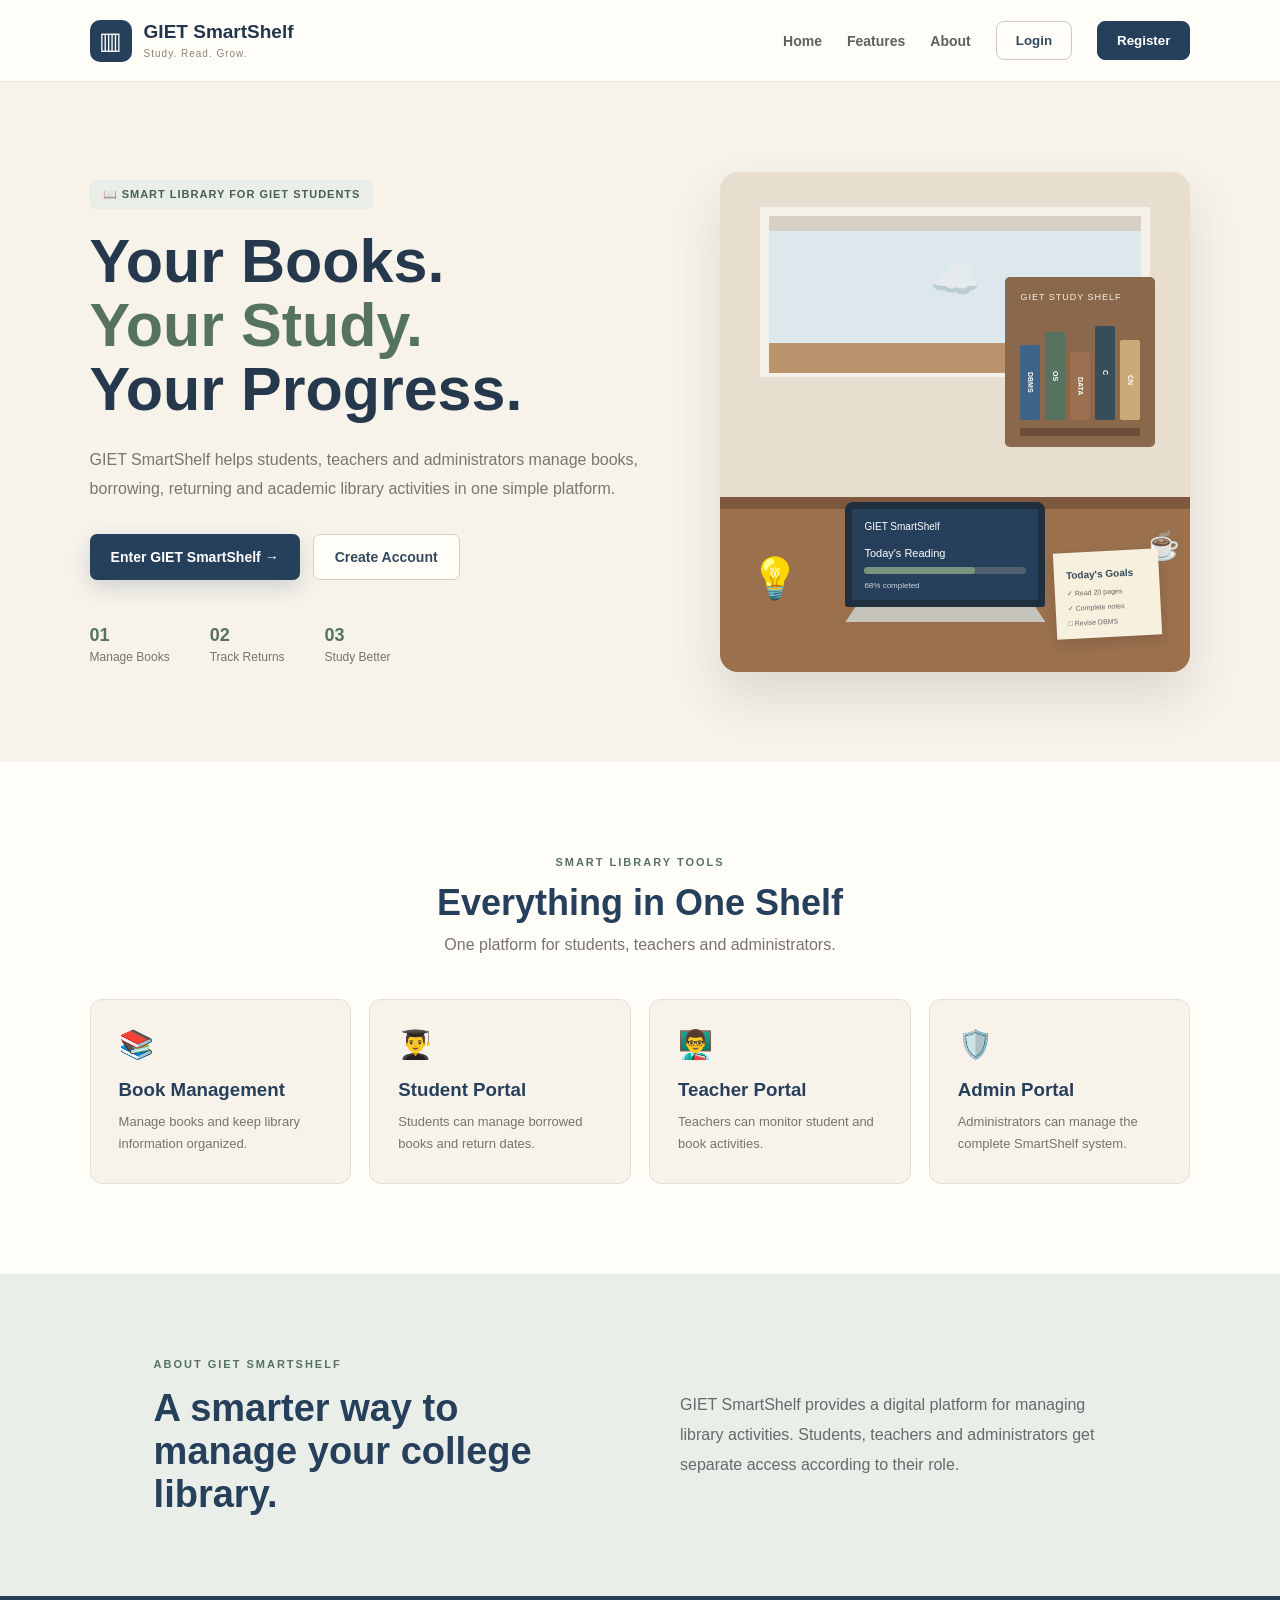
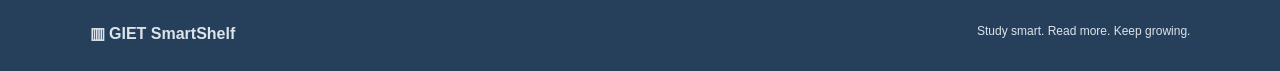
<file: index.html>
<!DOCTYPE html>
<html lang="en">

<head>
    <meta charset="UTF-8">
    <meta name="viewport" content="width=device-width, initial-scale=1.0">

    <title>GIET SmartShelf</title>

    <link rel="stylesheet" href="style.css">
</head>

<body>

<!-- =====================================================
     NAVBAR
===================================================== -->

<header class="navbar">

    <div class="logo">

        <div class="logo-icon">
            ▥
        </div>

        <div>
            <h2>GIET SmartShelf</h2>
            <span>Study. Read. Grow.</span>
        </div>

    </div>


    <nav>

        <a href="#home">Home</a>

        <a href="#features">Features</a>

        <a href="#about">About</a>

        <button
            class="login-nav"
            onclick="openLogin()">

            Login

        </button>

        <button
            class="register-nav"
            onclick="openRegister()">

            Register

        </button>

    </nav>

</header>



<!-- =====================================================
     HERO
===================================================== -->

<section class="hero" id="home">

    <div class="hero-content">

        <div class="badge">
            📖 SMART LIBRARY FOR GIET STUDENTS
        </div>


        <h1>
            Your Books.<br>
            <span>Your Study.</span><br>
            Your Progress.
        </h1>


        <p>
            GIET SmartShelf helps students, teachers and
            administrators manage books, borrowing,
            returning and academic library activities
            in one simple platform.
        </p>


        <div class="hero-buttons">

            <button
                class="primary-btn"
                onclick="openLogin()">

                Enter GIET SmartShelf →

            </button>


            <button
                class="secondary-btn"
                onclick="openRegister()">

                Create Account

            </button>

        </div>


        <div class="quick-info">

            <div>
                <strong>01</strong>
                <span>Manage Books</span>
            </div>

            <div>
                <strong>02</strong>
                <span>Track Returns</span>
            </div>

            <div>
                <strong>03</strong>
                <span>Study Better</span>
            </div>

        </div>

    </div>



    <!-- =================================================
         STUDY VISUAL
    ================================================= -->

    <div class="study-area">

        <div class="window">

            <div class="window-top"></div>

            <div class="sky">
                ☁️
            </div>

            <div class="window-table"></div>

        </div>



        <!-- BOOK SHELF -->

        <div class="shelf">

            <div class="shelf-title">
                GIET STUDY SHELF
            </div>


            <div class="books">

                <div class="book blue">
                    <small>DBMS</small>
                </div>

                <div class="book green">
                    <small>OS</small>
                </div>

                <div class="book brown">
                    <small>DATA</small>
                </div>

                <div class="book dark">
                    <small>C</small>
                </div>

                <div class="book cream">
                    <small>CN</small>
                </div>

            </div>


            <div class="shelf-line"></div>

        </div>



        <!-- DESK -->

        <div class="desk">

            <div class="lamp">
                💡
            </div>


            <div class="laptop">

                <div class="screen">

                    <div class="screen-header">
                        GIET SmartShelf
                    </div>

                    <div class="progress-title">
                        Today's Reading
                    </div>

                    <div class="progress">

                        <div></div>

                    </div>

                    <small>
                        68% completed
                    </small>

                </div>


                <div class="keyboard"></div>

            </div>


            <div class="coffee">
                ☕
            </div>


            <div class="notebook">

                <span>
                    Today's Goals
                </span>

                <p>
                    ✓ Read 20 pages
                </p>

                <p>
                    ✓ Complete notes
                </p>

                <p>
                    □ Revise DBMS
                </p>

            </div>

        </div>

    </div>

</section>



<!-- =====================================================
     FEATURES
===================================================== -->

<section
    class="features"
    id="features">

    <div class="section-heading">

        <span>
            SMART LIBRARY TOOLS
        </span>

        <h2>
            Everything in One Shelf
        </h2>

        <p>
            One platform for students, teachers and administrators.
        </p>

    </div>


    <div class="feature-grid">


        <div class="feature-card">

            <div class="feature-icon">
                📚
            </div>

            <h3>
                Book Management
            </h3>

            <p>
                Manage books and keep library information
                organized.
            </p>

        </div>


        <div class="feature-card">

            <div class="feature-icon">
                👨‍🎓
            </div>

            <h3>
                Student Portal
            </h3>

            <p>
                Students can manage borrowed books
                and return dates.
            </p>

        </div>


        <div class="feature-card">

            <div class="feature-icon">
                👨‍🏫
            </div>

            <h3>
                Teacher Portal
            </h3>

            <p>
                Teachers can monitor student and book
                activities.
            </p>

        </div>


        <div class="feature-card">

            <div class="feature-icon">
                🛡️
            </div>

            <h3>
                Admin Portal
            </h3>

            <p>
                Administrators can manage the complete
                SmartShelf system.
            </p>

        </div>

    </div>

</section>



<!-- =====================================================
     ABOUT
===================================================== -->

<section
    class="about"
    id="about">

    <div>

        <span>
            ABOUT GIET SMARTSHELF
        </span>

        <h2>
            A smarter way to manage
            your college library.
        </h2>

    </div>


    <p>

        GIET SmartShelf provides a digital platform
        for managing library activities. Students,
        teachers and administrators get separate
        access according to their role.

    </p>

</section>



<!-- =====================================================
     FOOTER
===================================================== -->

<footer>

    <div class="footer-logo">
        ▥ GIET SmartShelf
    </div>

    <p>
        Study smart. Read more. Keep growing.
    </p>

</footer>



<!-- =====================================================
     LOGIN MODAL
===================================================== -->

<div
    class="modal"
    id="loginModal">

    <div class="modal-box">


        <button
            class="close"
            onclick="closeModal()">

            ×

        </button>


        <div class="modal-logo">
            ▥
        </div>


        <h2>
            Welcome Back
        </h2>


        <p>
            Login to your GIET SmartShelf account.
        </p>



        <!-- LOGIN ROLE -->

        <div class="role-selector">


            <button
                id="studentLoginTab"
                class="role-tab active"
                onclick="selectLoginRole('student')">

                👨‍🎓 Student

            </button>


            <button
                id="teacherLoginTab"
                class="role-tab"
                onclick="selectLoginRole('teacher')">

                👨‍🏫 Teacher

            </button>


            <button
                id="adminLoginTab"
                class="role-tab"
                onclick="selectLoginRole('admin')">

                🛡️ Admin

            </button>

        </div>



        <form
            onsubmit="login(event)">


            <label id="loginIdLabel">
                Student PIN
            </label>


            <input
                type="text"
                id="loginId"
                placeholder="Enter your student PIN"
                required
            >


            <label>
                Password
            </label>


            <input
                type="password"
                id="loginPassword"
                placeholder="Enter your password"
                required
            >


            <div class="forgot">

                <a
                    href="#"
                    onclick="openForgot(); return false;">

                    Forgot Password?

                </a>

            </div>


            <button class="modal-btn">
                Login →
            </button>

        </form>


        <div class="switch">

            Don't have an account?

            <a
                href="#"
                onclick="openRegister(); return false;">

                Register Now

            </a>

        </div>

    </div>

</div>



<!-- =====================================================
     REGISTER MODAL
===================================================== -->

<div
    class="modal"
    id="registerModal">

    <div class="modal-box register-box">


        <button
            class="close"
            onclick="closeModal()">

            ×

        </button>


        <div class="modal-logo">
            +
        </div>


        <h2>
            Create Account
        </h2>


        <p>
            Choose your account type.
        </p>



        <!-- REGISTER ROLE -->

        <div class="role-selector">


            <button
                id="studentRegisterTab"
                class="role-tab active"
                onclick="selectRegisterRole('student')">

                👨‍🎓 Student

            </button>


            <button
                id="teacherRegisterTab"
                class="role-tab"
                onclick="selectRegisterRole('teacher')">

                👨‍🏫 Teacher

            </button>


            <button
                id="adminRegisterTab"
                class="role-tab"
                onclick="selectRegisterRole('admin')">

                🛡️ Admin

            </button>

        </div>



        <form
            onsubmit="register(event)">


            <!-- FULL NAME -->

            <label>
                Full Name
            </label>

            <input
                type="text"
                id="registerName"
                placeholder="Enter your full name"
                required
            >



            <!-- ID -->

            <label id="registerIdLabel">
                Student PIN
            </label>

            <input
                type="text"
                id="registerId"
                placeholder="Enter student PIN"
                required
            >



            <!-- STUDENT FIELDS -->

            <div id="studentFields">


                <label>
                    Branch
                </label>


                <select
                    id="branch"
                    required>

                    <option value="">
                        Select Branch
                    </option>

                    <option>CME</option>
                    <option>AME</option>
                    <option>CCN</option>
                    <option>ME</option>
                    <option>EEE</option>
                    <option>CE</option>
                    <option>ECE</option>
                    <option>AI</option>
                    <option>MNE</option>

                </select>



                <label>
                    Year / Semester
                </label>


                <select id="year">

                    <option value="">
                        Select Year
                    </option>

                    <option>1st Year</option>
                    <option>2nd Year</option>
                    <option>3rd Year</option>

                </select>

            </div>



            <!-- TEACHER FIELDS -->

            <div
                id="teacherFields"
                class="hidden">


                <label>
                    Department / Branch
                </label>


                <select
                    id="teacherDepartment">

                    <option value="">
                        Select Department
                    </option>

                    <option>CME</option>
                    <option>AME</option>
                    <option>CCN</option>
                    <option>ME</option>
                    <option>EEE</option>
                    <option>CE</option>
                    <option>ECE</option>
                    <option>AI</option>
                    <option>MNE</option>

                </select>



                <label>
                    Designation
                </label>


                <input
                    type="text"
                    id="designation"
                    placeholder="Example: Lecturer"
                >

            </div>



            <!-- ADMIN FIELDS -->

            <div
                id="adminFields"
                class="hidden">


                <label>
                    Department
                </label>


                <select
                    id="adminDepartment">

                    <option value="">
                        Select Department
                    </option>

                    <option>Administration</option>
                    <option>Library</option>
                    <option>Academic</option>
                    <option>IT Department</option>

                </select>

            </div>



            <!-- PHONE -->

            <label>
                Phone Number
            </label>


            <div class="phone-row">

                <input
                    type="tel"
                    id="registerPhone"
                    placeholder="Enter 10-digit phone number"
                    maxlength="10"
                    required
                >


                <button
                    type="button"
                    class="otp-btn"
                    onclick="sendOTP()">

                    Send OTP

                </button>

            </div>



            <!-- OTP -->

            <div
                id="otpSection"
                class="hidden">


                <label>
                    Enter OTP
                </label>


                <div class="phone-row">

                    <input
                        type="text"
                        id="registerOTP"
                        placeholder="Enter 6-digit OTP"
                        maxlength="6"
                    >


                    <button
                        type="button"
                        class="otp-btn"
                        onclick="verifyOTP()">

                        Verify OTP

                    </button>

                </div>


                <p
                    id="otpStatus"
                    class="otp-status">
                </p>

            </div>



            <!-- EMAIL -->

            <label>
                Email
            </label>


            <input
                type="email"
                id="registerEmail"
                placeholder="Enter email address"
                required
            >



            <!-- PASSWORD -->

            <label>
                Password
            </label>


            <input
                type="password"
                id="registerPassword"
                placeholder="Create password"
                required
            >



            <!-- CONFIRM PASSWORD -->

            <label>
                Confirm Password
            </label>


            <input
                type="password"
                id="confirmPassword"
                placeholder="Confirm password"
                required
            >



            <button
                class="modal-btn">

                Create Account →

            </button>

        </form>



        <div class="switch">

            Already have an account?

            <a
                href="#"
                onclick="openLogin(); return false;">

                Login

            </a>

        </div>

    </div>

</div>



<!-- =====================================================
     FORGOT PASSWORD
===================================================== -->

<div
    class="modal"
    id="forgotModal">

    <div class="modal-box">


        <button
            class="close"
            onclick="closeModal()">

            ×

        </button>


        <div class="modal-logo">
            ?
        </div>


        <h2>
            Reset Password
        </h2>


        <p>
            Select your account type and enter your details.
        </p>



        <!-- FORGOT ROLE -->

        <div class="role-selector">


            <button
                class="role-tab active"
                id="studentForgotTab"
                onclick="selectForgotRole('student')">

                Student

            </button>


            <button
                class="role-tab"
                id="teacherForgotTab"
                onclick="selectForgotRole('teacher')">

                Teacher

            </button>


            <button
                class="role-tab"
                id="adminForgotTab"
                onclick="selectForgotRole('admin')">

                Admin

            </button>

        </div>



        <form
            onsubmit="forgotPassword(event)">


            <label id="forgotIdLabel">
                Student PIN
            </label>


            <input
                type="text"
                id="forgotId"
                placeholder="Enter your ID"
                required
            >


            <label>
                Registered Phone Number
            </label>


            <input
                type="tel"
                id="forgotPhone"
                placeholder="Enter registered phone"
                maxlength="10"
                required
            >


            <button
                class="modal-btn">

                Continue →

            </button>

        </form>



        <div class="switch">

            Remember your password?

            <a
                href="#"
                onclick="openLogin(); return false;">

                Login

            </a>

        </div>

    </div>

</div>



<script src="script.js"></script>

</body>
</html>
</file>
<file: style.css>
* {
    margin: 0;
    padding: 0;
    box-sizing: border-box;
}

html {
    scroll-behavior: smooth;
}

body {
    font-family: "Segoe UI", Arial, sans-serif;
    background: #f7f3eb;
    color: #263238;
}


/* ================= NAVBAR ================= */

.navbar {
    height: 82px;
    padding: 0 7%;

    background: #fffdf8;

    display: flex;
    align-items: center;
    justify-content: space-between;

    border-bottom: 1px solid #e8e1d5;

    position: sticky;
    top: 0;

    z-index: 100;
}


.logo {
    display: flex;
    align-items: center;
    gap: 12px;
}


.logo-icon {
    width: 42px;
    height: 42px;

    background: #263f5b;
    color: white;

    display: flex;
    justify-content: center;
    align-items: center;

    border-radius: 10px;

    font-size: 24px;
}


.logo h2 {
    font-size: 19px;
    color: #24364b;
}


.logo span {
    font-size: 10px;
    color: #8b8276;
    letter-spacing: 1px;
}


nav {
    display: flex;
    align-items: center;
    gap: 25px;
}


nav a {
    text-decoration: none;

    color: #5c625f;

    font-size: 14px;

    font-weight: 600;
}


nav a:hover {
    color: #263f5b;
}


.login-nav,
.register-nav {
    padding: 11px 19px;

    border-radius: 8px;

    font-weight: 700;

    cursor: pointer;
}


.login-nav {
    background: transparent;

    border: 1px solid #cfc8bc;

    color: #34495e;
}


.register-nav {
    background: #263f5b;

    border: 1px solid #263f5b;

    color: white;
}


/* ================= HERO ================= */

.hero {
    min-height: 680px;

    padding: 75px 7%;

    display: flex;

    align-items: center;

    justify-content: space-between;

    gap: 70px;
}


.hero-content {
    width: 50%;
}


.badge {
    display: inline-block;

    padding: 8px 13px;

    background: #e9eee9;

    color: #47604f;

    border-radius: 5px;

    font-size: 11px;

    font-weight: 800;

    letter-spacing: 1px;

    margin-bottom: 20px;
}


.hero h1 {
    font-size: 61px;

    line-height: 1.05;

    color: #25384c;

    margin-bottom: 25px;
}


.hero h1 span {
    color: #55735e;
}


.hero-content > p {
    max-width: 550px;

    color: #77766f;

    font-size: 16px;

    line-height: 1.8;
}


.hero-buttons {
    margin-top: 30px;

    display: flex;

    gap: 13px;
}


.primary-btn,
.secondary-btn {
    padding: 14px 21px;

    border-radius: 7px;

    font-weight: 700;

    cursor: pointer;

    font-size: 14px;
}


.primary-btn {
    border: none;

    background: #263f5b;

    color: white;

    box-shadow: 0 8px 20px rgba(38,63,91,.18);
}


.secondary-btn {
    background: #fffdf8;

    color: #34495e;

    border: 1px solid #d5cec1;
}


.quick-info {
    display: flex;

    gap: 40px;

    margin-top: 45px;
}


.quick-info div {
    display: flex;

    flex-direction: column;

    gap: 4px;
}


.quick-info strong {
    color: #55735e;

    font-size: 18px;
}


.quick-info span {
    color: #77736c;

    font-size: 12px;
}


/* ================= STUDY AREA ================= */

.study-area {
    width: 470px;

    height: 500px;

    background: #e7ded0;

    border-radius: 18px;

    position: relative;

    overflow: hidden;

    box-shadow: 0 25px 50px rgba(62,52,40,.14);
}


.window {
    position: absolute;

    top: 35px;

    left: 40px;

    width: 390px;

    height: 170px;

    background: #dce8eb;

    border: 9px solid #f6f1e8;
}


.window-top {
    height: 15px;

    background: #d7d0c4;
}


.sky {
    font-size: 40px;

    text-align: center;

    padding-top: 25px;
}


.window-table {
    position: absolute;

    bottom: -5px;

    width: 100%;

    height: 30px;

    background: #b9946d;
}


.shelf {
    position: absolute;

    top: 105px;

    right: 35px;

    width: 150px;

    height: 170px;

    background: #8a684c;

    padding: 15px;

    border-radius: 5px;
}


.shelf-title {
    color: #f7eee2;

    font-size: 9px;

    letter-spacing: 1px;

    margin-bottom: 13px;
}


.books {
    height: 105px;

    display: flex;

    align-items: flex-end;

    gap: 5px;
}


.book {
    width: 22px;

    border-radius: 2px;

    display: flex;

    justify-content: center;

    align-items: center;

    writing-mode: vertical-rl;

    color: white;

    font-weight: bold;
}


.book small {
    font-size: 7px;
}


.blue {
    background: #3f6489;

    height: 75px;
}


.green {
    background: #55735e;

    height: 88px;
}


.brown {
    background: #9a7051;

    height: 68px;
}


.dark {
    background: #384d5c;

    height: 94px;
}


.cream {
    background: #c9aa78;

    height: 80px;
}


.shelf-line {
    height: 8px;

    background: #6d4f38;

    margin-top: 8px;
}


.desk {
    position: absolute;

    bottom: 0;

    width: 100%;

    height: 175px;

    background: #9a704d;

    border-top: 12px solid #7d583d;
}


.lamp {
    position: absolute;

    left: 30px;

    bottom: 70px;

    font-size: 40px;
}


.laptop {
    position: absolute;

    bottom: 50px;

    left: 125px;

    width: 200px;
}


.screen {
    height: 105px;

    background: #263f5b;

    border: 7px solid #202f3e;

    border-radius: 8px 8px 3px 3px;

    padding: 12px;

    color: white;
}


.screen-header {
    font-size: 10px;

    margin-bottom: 15px;
}


.progress-title {
    font-size: 11px;

    margin-bottom: 8px;
}


.progress {
    height: 7px;

    background: #526170;

    border-radius: 10px;
}


.progress div {
    width: 68%;

    height: 100%;

    background: #78947e;

    border-radius: 10px;
}


.screen small {
    font-size: 8px;

    color: #cdd5dc;
}


.keyboard {
    height: 15px;

    background: #c6c3bd;

    clip-path: polygon(
        5% 0,
        95% 0,
        100% 100%,
        0 100%
    );
}


.notebook {
    position: absolute;

    right: 30px;

    bottom: 35px;

    width: 105px;

    padding: 12px;

    background: #f7f0df;

    transform: rotate(-3deg);

    box-shadow: 0 5px 12px rgba(0,0,0,.12);
}


.notebook span {
    font-weight: bold;

    font-size: 10px;

    color: #364a5d;
}


.notebook p {
    font-size: 7px;

    margin-top: 7px;

    color: #666;
}


.coffee {
    position: absolute;

    right: 10px;

    top: 20px;

    font-size: 28px;
}


/* ================= FEATURES ================= */

.features {
    padding: 90px 7%;

    background: #fffdf8;

    text-align: center;
}


.section-heading > span {
    color: #55735e;

    font-size: 11px;

    letter-spacing: 2px;

    font-weight: 800;
}


.section-heading h2 {
    font-size: 36px;

    margin: 12px 0;

    color: #263f5b;
}


.section-heading p {
    color: #77736d;
}


.feature-grid {
    margin-top: 45px;

    display: grid;

    grid-template-columns: repeat(4, 1fr);

    gap: 18px;
}


.feature-card {
    text-align: left;

    padding: 28px;

    background: #f7f3eb;

    border: 1px solid #e6dfd3;

    border-radius: 12px;

    transition: .3s;
}


.feature-card:hover {
    transform: translateY(-6px);

    box-shadow: 0 15px 30px rgba(50,50,40,.08);
}


.feature-icon {
    font-size: 28px;

    margin-bottom: 18px;
}


.feature-card h3 {
    color: #263f5b;

    margin-bottom: 10px;
}


.feature-card p {
    color: #77736d;

    font-size: 13px;

    line-height: 1.7;
}


/* ================= ABOUT ================= */

.about {
    padding: 80px 12%;

    display: grid;

    grid-template-columns: 1fr 1fr;

    gap: 80px;

    background: #e9eee9;
}


.about span {
    font-size: 11px;

    letter-spacing: 2px;

    color: #55735e;

    font-weight: bold;
}


.about h2 {
    font-size: 38px;

    color: #263f5b;

    margin-top: 15px;
}


.about p {
    align-self: center;

    color: #656b67;

    line-height: 1.9;
}


/* ================= FOOTER ================= */

footer {
    padding: 28px 7%;

    background: #263f5b;

    color: #dce4ea;

    display: flex;

    justify-content: space-between;
}


.footer-logo {
    font-weight: bold;
}


footer p {
    font-size: 12px;
}


/* ================= MODAL ================= */

.modal {
    display: none;

    position: fixed;

    inset: 0;

    background: rgba(28,39,49,.65);

    backdrop-filter: blur(5px);

    z-index: 999;

    justify-content: center;

    align-items: center;

    padding: 20px;
}


.modal-box {
    width: 430px;

    max-height: 90vh;

    overflow-y: auto;

    background: #fffdf8;

    border-radius: 14px;

    padding: 35px;

    position: relative;

    box-shadow: 0 25px 70px rgba(0,0,0,.25);
}


.close {
    position: absolute;

    right: 18px;

    top: 15px;

    border: none;

    background: #eee9e0;

    width: 32px;

    height: 32px;

    border-radius: 50%;

    font-size: 20px;

    cursor: pointer;
}


.modal-logo {
    width: 50px;

    height: 50px;

    margin: auto;

    background: #263f5b;

    color: white;

    border-radius: 10px;

    display: flex;

    justify-content: center;

    align-items: center;

    font-size: 25px;
}


.modal-box h2 {
    text-align: center;

    color: #263f5b;

    margin-top: 18px;
}


.modal-box > p {
    text-align: center;

    color: #858078;

    font-size: 13px;

    margin: 8px 0 22px;
}


/* ================= ROLE ================= */

.role-selector {
    display: grid;

    grid-template-columns: repeat(3, 1fr);

    gap: 6px;

    margin-bottom: 20px;

    background: #eeeae2;

    padding: 5px;

    border-radius: 9px;
}


.role-tab {
    border: none;

    padding: 10px 5px;

    background: transparent;

    color: #687078;

    border-radius: 6px;

    cursor: pointer;

    font-size: 11px;

    font-weight: 700;
}


.role-tab.active {
    background: #263f5b;

    color: white;

    box-shadow: 0 3px 8px rgba(0,0,0,.12);
}


/* ================= FORM ================= */

.modal-box label {
    display: block;

    margin: 13px 0 6px;

    color: #48545e;

    font-size: 12px;

    font-weight: bold;
}


.modal-box input,
.modal-box select {
    width: 100%;

    padding: 13px;

    border: 1px solid #ddd5c8;

    border-radius: 7px;

    background: white;

    outline: none;

    font-size: 13px;
}


.modal-box input:focus,
.modal-box select:focus {
    border-color: #55735e;
}


.forgot {
    text-align: right;

    margin: 12px 0;
}


.forgot a,
.switch a {
    color: #55735e;

    font-weight: bold;

    text-decoration: none;
}


/* ================= OTP ================= */

.phone-row {
    display: flex;

    gap: 8px;

    align-items: center;
}


.phone-row input {
    flex: 1;
}


.otp-btn {
    padding: 12px 14px;

    border: none;

    border-radius: 7px;

    background: #55735e;

    color: white;

    font-size: 11px;

    font-weight: 700;

    cursor: pointer;

    white-space: nowrap;
}


.otp-btn:hover {
    background: #45614d;
}


.otp-status {
    margin-top: 7px;

    font-size: 11px;

    font-weight: 600;
}


.otp-success {
    color: #55735e;
}


.otp-error {
    color: #b44a4a;
}


/* ================= BUTTON ================= */

.modal-btn {
    width: 100%;

    padding: 14px;

    margin-top: 10px;

    border: none;

    border-radius: 7px;

    background: #263f5b;

    color: white;

    font-weight: bold;

    cursor: pointer;
}


.modal-btn:hover,
.primary-btn:hover {
    opacity: .92;
}


/* ================= SWITCH ================= */

.switch {
    text-align: center;

    margin-top: 20px;

    color: #817c74;

    font-size: 12px;
}


/* ================= HIDDEN ================= */

.hidden {
    display: none;
}


/* ================= MOBILE ================= */

@media(max-width: 900px) {

    nav a {
        display: none;
    }


    .hero {
        flex-direction: column;
    }


    .hero-content {
        width: 100%;

        text-align: center;
    }


    .hero-content > p {
        margin: auto;
    }


    .hero-buttons,
    .quick-info {
        justify-content: center;
    }


    .study-area {
        width: 100%;

        max-width: 470px;
    }


    .feature-grid {
        grid-template-columns: repeat(2,1fr);
    }


    .about {
        grid-template-columns: 1fr;
    }

}


@media(max-width: 550px) {

    .navbar {
        padding: 0 20px;
    }


    .register-nav {
        display: none;
    }


    .hero {
        padding: 55px 20px;
    }


    .hero h1 {
        font-size: 43px;
    }


    .hero-buttons {
        flex-direction: column;
    }


    .study-area {
        height: 420px;
    }


    .window {
        left: 20px;

        width: 80%;
    }


    .feature-grid {
        grid-template-columns: 1fr;
    }


    .about {
        padding: 60px 25px;
    }


    .modal-box {
        width: 100%;
    }


    .role-tab {
        font-size: 10px;
    }


    footer {
        flex-direction: column;

        gap: 10px;
    }

}
</file>
